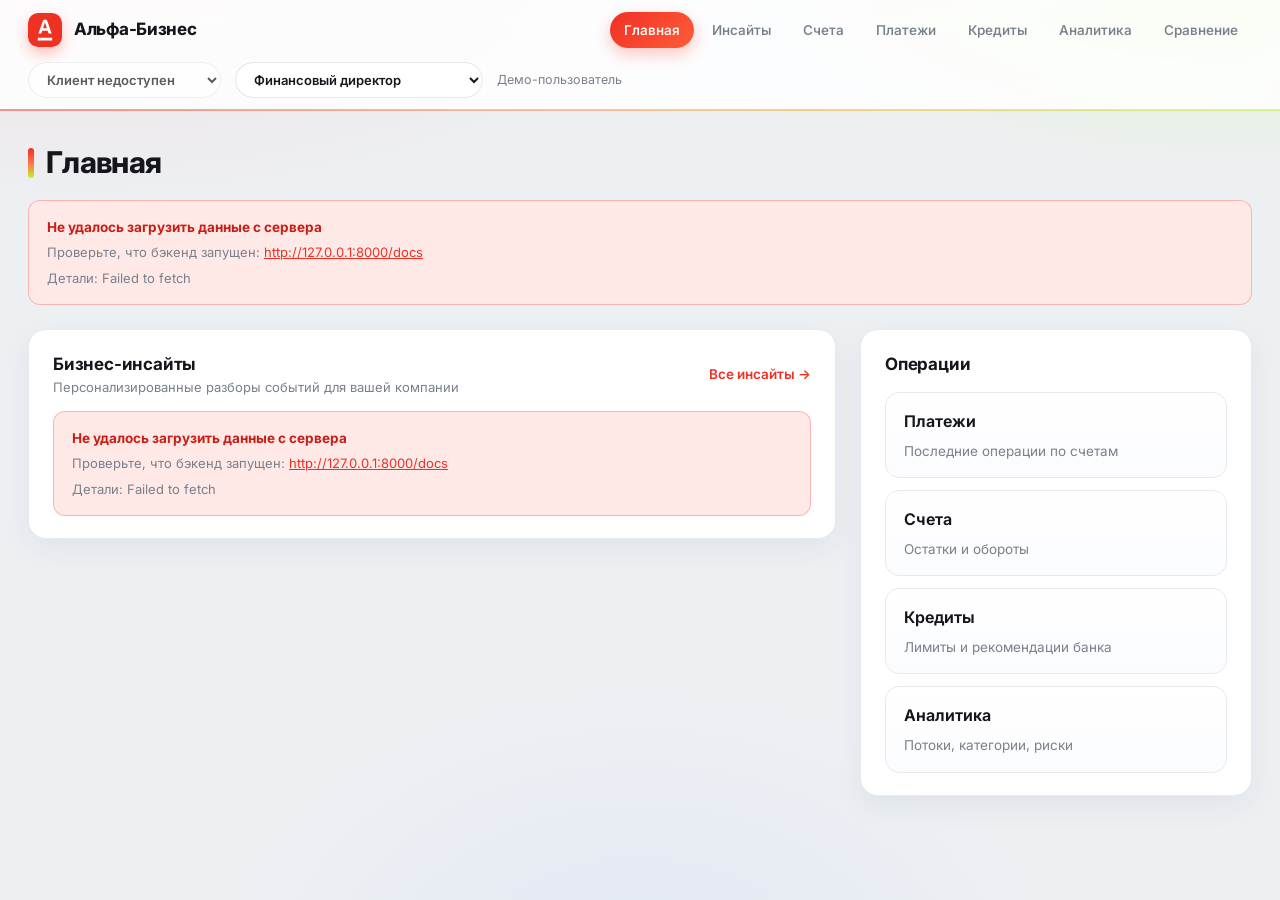
<file: frontend/index.html>
<!DOCTYPE html>
<html lang="ru">
<head>
  <meta charset="UTF-8">
  <meta name="viewport" content="width=device-width, initial-scale=1.0">
  <title>Альфа-Бизнес — Дашборд</title>
  <link rel="stylesheet" href="css/style.css">
</head>
<body>
  <header class="header">
    <div class="header-inner">
      <a class="logo" href="index.html">
        <span class="logo-mark"></span>
        <span>Альфа-Бизнес</span>
      </a>
      <nav>
        <ul class="nav">
          <li><a class="active" href="index.html">Главная</a></li>
          <li><a href="insights.html">Инсайты</a></li>
          <li><a href="accounts.html">Счета</a></li>
          <li><a href="payments.html">Платежи</a></li>
          <li><a href="credits.html">Кредиты</a></li>
          <li><a href="analytics.html">Аналитика</a></li>
          <li><a href="compare.html">Сравнение</a></li>
        </ul>
      </nav>
      <div class="header-side">
        <select id="company-select" title="Компания"></select>
        <span class="meta" id="user-name">Демо-пользователь</span>
      </div>
    </div>
  </header>

  <main class="container">
    <h1 class="page-title">Главная</h1>

    <section class="stat-grid" id="dashboard-stats">
      <!-- заполняется JS -->
    </section>

    <div class="grid" style="margin-top: 24px;">
      <div class="col-8">
        <div class="card">
          <div class="card-header">
            <div>
              <div class="card-title">Бизнес-инсайты</div>
              <div class="footer-note">Персонализированные разборы событий для вашей компании</div>
            </div>
            <a class="card-link" href="insights.html">Все инсайты →</a>
          </div>
          <div class="card-body" id="dashboard-previews">
            <!-- заполняется JS -->
          </div>
        </div>
      </div>
      <div class="col-4">
        <div class="card">
          <div class="card-header">
            <div class="card-title">Операции</div>
          </div>
          <div class="card-body">
            <a class="insight-preview" href="payments.html">
              <div class="preview-title">Платежи</div>
              <div class="preview-sub">Последние операции по счетам</div>
            </a>
            <a class="insight-preview" href="accounts.html">
              <div class="preview-title">Счета</div>
              <div class="preview-sub">Остатки и обороты</div>
            </a>
            <a class="insight-preview" href="credits.html">
              <div class="preview-title">Кредиты</div>
              <div class="preview-sub">Лимиты и рекомендации банка</div>
            </a>
            <a class="insight-preview" href="analytics.html">
              <div class="preview-title">Аналитика</div>
              <div class="preview-sub">Потоки, категории, риски</div>
            </a>
          </div>
        </div>
      </div>
    </div>
  </main>

  <script src="js/api.js"></script>
  <script src="js/dashboard.js"></script>
</body>
</html>
</file>
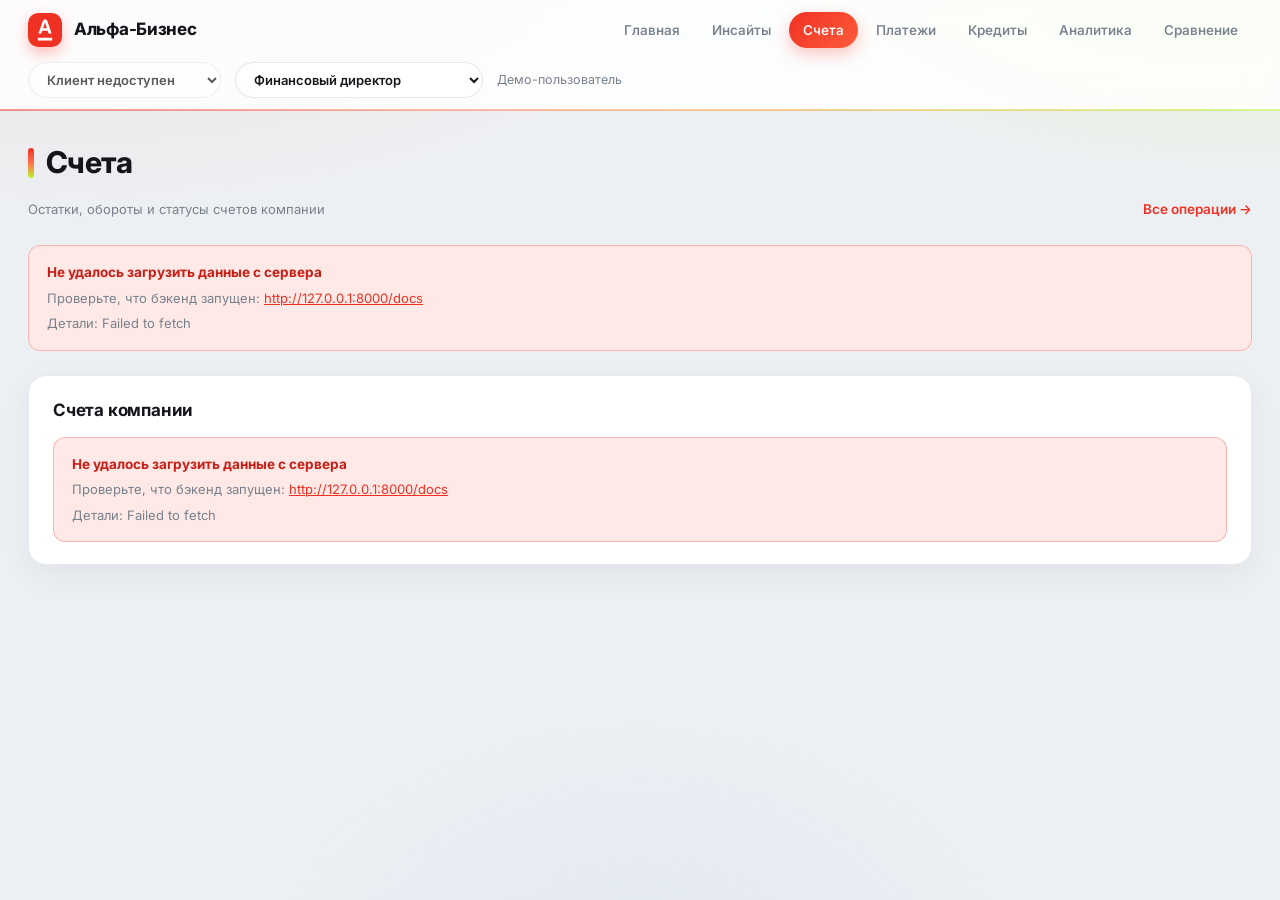
<file: frontend/accounts.html>
<!DOCTYPE html>
<html lang="ru">
<head>
  <meta charset="UTF-8">
  <meta name="viewport" content="width=device-width, initial-scale=1.0">
  <title>Альфа-Бизнес — Счета</title>
  <link rel="stylesheet" href="css/style.css">
</head>
<body>
  <header class="header">
    <div class="header-inner">
      <a class="logo" href="index.html">
        <span class="logo-mark"></span>
        <span>Альфа-Бизнес</span>
      </a>
      <nav>
        <ul class="nav">
          <li><a href="index.html">Главная</a></li>
          <li><a href="insights.html">Инсайты</a></li>
          <li><a class="active" href="accounts.html">Счета</a></li>
          <li><a href="payments.html">Платежи</a></li>
          <li><a href="credits.html">Кредиты</a></li>
          <li><a href="analytics.html">Аналитика</a></li>
          <li><a href="compare.html">Сравнение</a></li>
        </ul>
      </nav>
      <div class="header-side">
        <select id="company-select" title="Компания"></select>
        <span class="meta" id="user-name">Демо-пользователь</span>
      </div>
    </div>
  </header>

  <main class="container">
    <div class="toolbar">
      <div>
        <h1 class="page-title">Счета</h1>
        <div class="footer-note">Остатки, обороты и статусы счетов компании</div>
      </div>
      <a class="card-link" href="payments.html">Все операции →</a>
    </div>

    <section class="stat-grid" id="accounts-stats">
      <!-- заполняется JS -->
    </section>

    <div class="card" style="margin-top: 24px;">
      <div class="card-header">
        <div class="card-title">Счета компании</div>
      </div>
      <div class="card-body" id="accounts-list">
        <!-- заполняется JS -->
      </div>
    </div>
  </main>

  <script src="js/api.js"></script>
  <script src="js/accounts.js"></script>
</body>
</html>
</file>
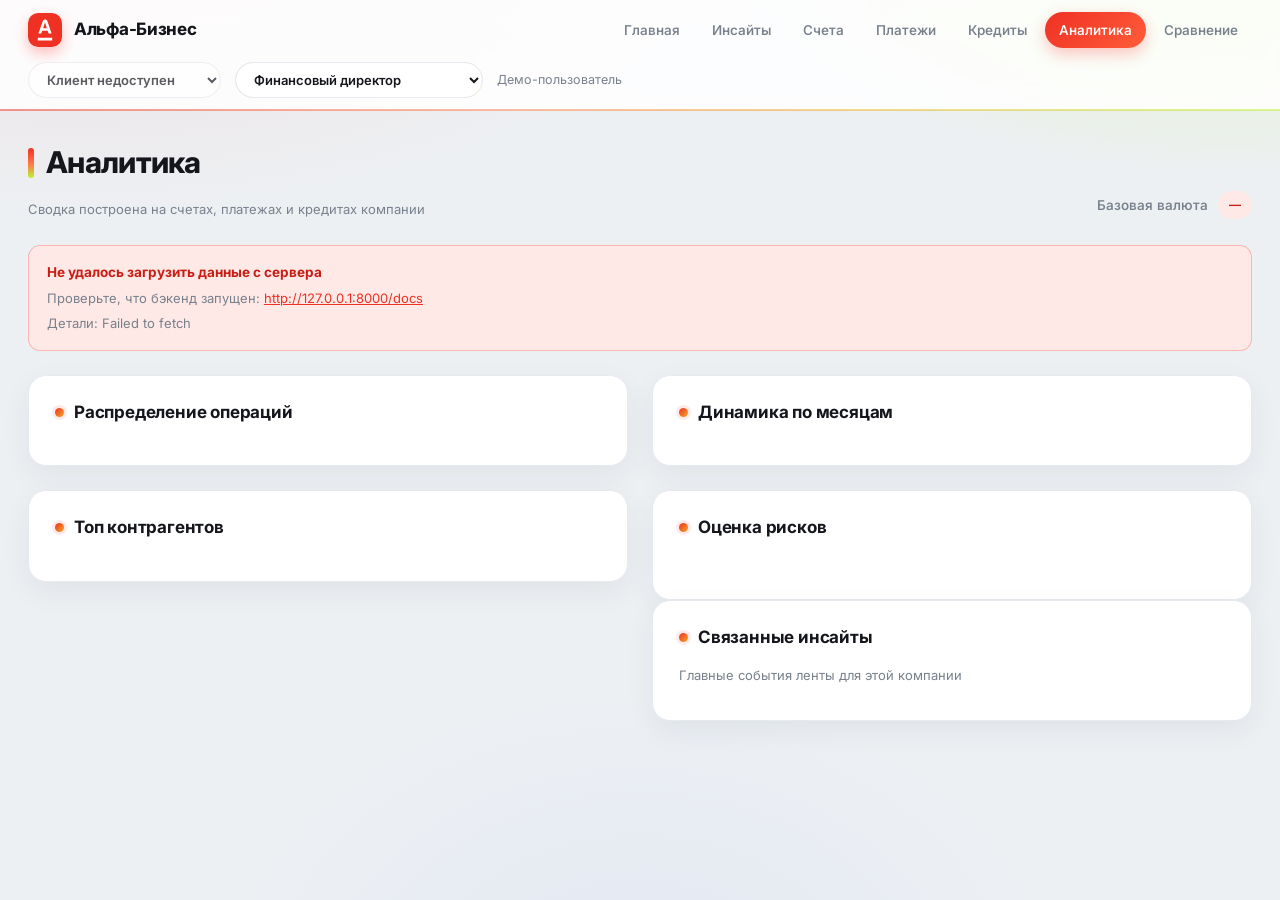
<file: frontend/analytics.html>
<!DOCTYPE html>
<html lang="ru">
<head>
  <meta charset="UTF-8">
  <meta name="viewport" content="width=device-width, initial-scale=1.0">
  <title>Альфа-Бизнес — Аналитика</title>
  <link rel="stylesheet" href="css/style.css">
</head>
<body>
  <header class="header">
    <div class="header-inner">
      <a class="logo" href="index.html">
        <span class="logo-mark"></span>
        <span>Альфа-Бизнес</span>
      </a>
      <nav>
        <ul class="nav">
          <li><a href="index.html">Главная</a></li>
          <li><a href="insights.html">Инсайты</a></li>
          <li><a href="accounts.html">Счета</a></li>
          <li><a href="payments.html">Платежи</a></li>
          <li><a href="credits.html">Кредиты</a></li>
          <li><a class="active" href="analytics.html">Аналитика</a></li>
          <li><a href="compare.html">Сравнение</a></li>
        </ul>
      </nav>
      <div class="header-side">
        <select id="company-select" title="Компания"></select>
        <span class="meta" id="user-name">Демо-пользователь</span>
      </div>
    </div>
  </header>

  <main class="container">
    <div class="toolbar">
      <div>
        <h1 class="page-title">Аналитика</h1>
        <div class="footer-note">Сводка построена на счетах, платежах и кредитах компании</div>
      </div>
      <div class="select">
        <span class="select-label">Базовая валюта</span>
        <span class="badge" id="base-currency">—</span>
      </div>
    </div>

    <section class="stat-grid" id="analytics-stats">
      <!-- заполняется JS -->
    </section>

    <div class="grid" style="margin-top: 24px;">
      <div class="col-6">
        <section class="section">
          <div class="section-header">
            <div class="section-title">Распределение операций</div>
          </div>
          <div class="block" id="category-chart"></div>
        </section>
      </div>
      <div class="col-6">
        <section class="section">
          <div class="section-header">
            <div class="section-title">Динамика по месяцам</div>
          </div>
          <div class="block" id="month-chart"></div>
        </section>
      </div>

      <div class="col-6">
        <section class="section">
          <div class="section-header">
            <div class="section-title">Топ контрагентов</div>
          </div>
          <div class="block" id="counterparty-chart"></div>
        </section>
      </div>
      <div class="col-6">
        <section class="section">
          <div class="section-header">
            <div class="section-title">Оценка рисков</div>
          </div>
          <div class="block">
            <div id="risk-badge" style="margin-bottom: 8px;"></div>
            <ul class="list" id="risk-notes"></ul>
          </div>
        </section>
        <section class="section">
          <div class="section-header">
            <div class="section-title">Связанные инсайты</div>
          </div>
          <div class="block">
            <div class="footer-note">Главные события ленты для этой компании</div>
            <ul class="list" id="linked-insights"></ul>
          </div>
        </section>
      </div>
    </div>
  </main>

  <script src="js/api.js"></script>
  <script src="js/analytics.js"></script>
</body>
</html>
</file>
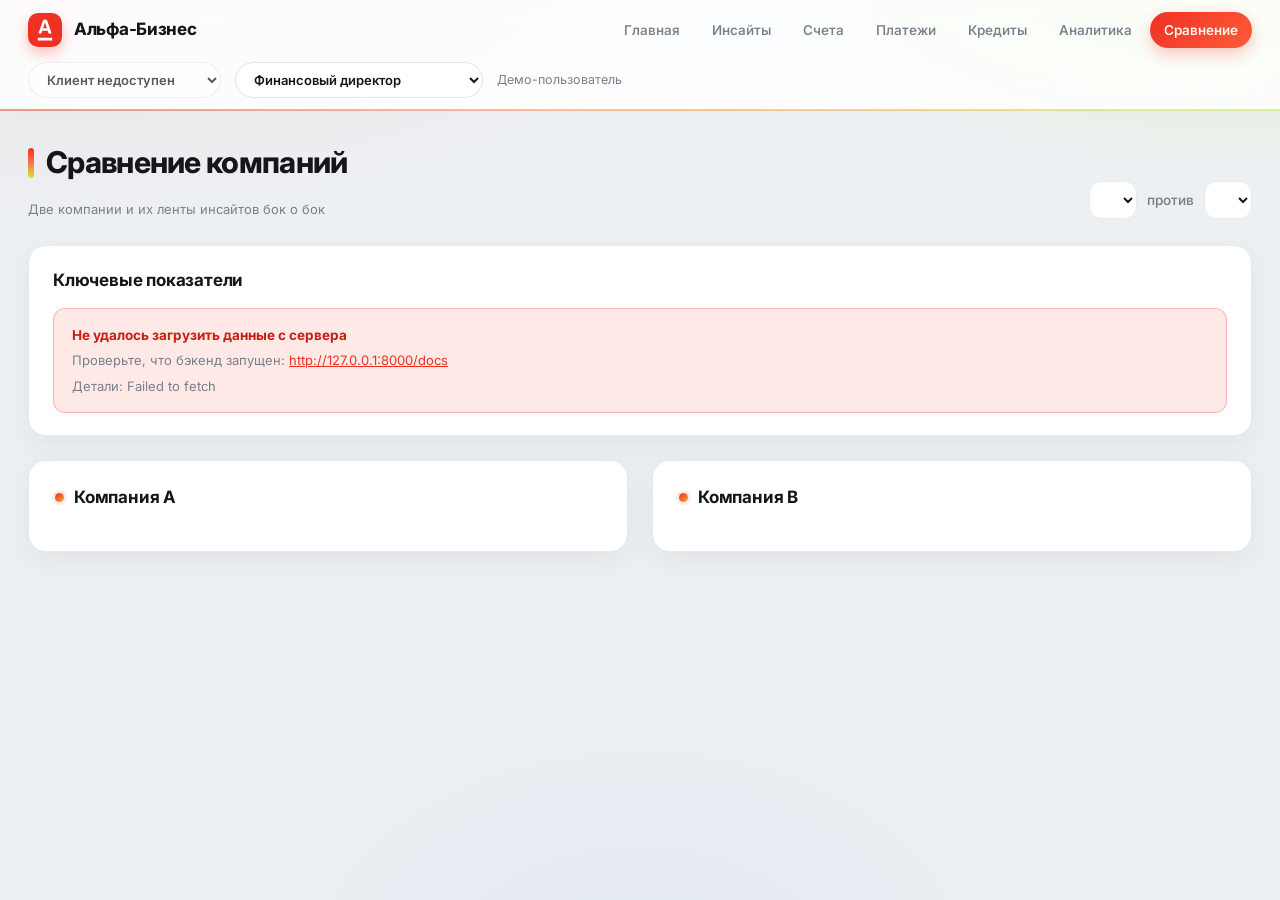
<file: frontend/compare.html>
<!DOCTYPE html>
<html lang="ru">
<head>
  <meta charset="UTF-8">
  <meta name="viewport" content="width=device-width, initial-scale=1.0">
  <title>Альфа-Бизнес — Сравнение компаний</title>
  <link rel="stylesheet" href="css/style.css">
</head>
<body>
  <header class="header">
    <div class="header-inner">
      <a class="logo" href="index.html">
        <span class="logo-mark"></span>
        <span>Альфа-Бизнес</span>
      </a>
      <nav>
        <ul class="nav">
          <li><a href="index.html">Главная</a></li>
          <li><a href="insights.html">Инсайты</a></li>
          <li><a href="accounts.html">Счета</a></li>
          <li><a href="payments.html">Платежи</a></li>
          <li><a href="credits.html">Кредиты</a></li>
          <li><a href="analytics.html">Аналитика</a></li>
          <li><a class="active" href="compare.html">Сравнение</a></li>
        </ul>
      </nav>
      <div class="header-side">
        <select id="company-select" title="Компания"></select>
        <span class="meta" id="user-name">Демо-пользователь</span>
      </div>
    </div>
  </header>

  <main class="container">
    <div class="toolbar">
      <div>
        <h1 class="page-title">Сравнение компаний</h1>
        <div class="footer-note">Две компании и их ленты инсайтов бок о бок</div>
      </div>
      <div class="filter-row">
        <select id="company-a"></select>
        <span class="select-label">против</span>
        <select id="company-b"></select>
      </div>
    </div>

    <div class="card" id="compare-summary" style="margin-bottom: 24px;">
      <div class="card-header">
        <div class="card-title">Ключевые показатели</div>
      </div>
      <div class="card-body" id="compare-metrics"></div>
    </div>

    <div class="grid">
      <div class="col-6">
        <section class="section">
          <div class="section-header">
            <div class="section-title" id="title-a">Компания A</div>
          </div>
          <div class="block" id="feed-a"></div>
        </section>
      </div>
      <div class="col-6">
        <section class="section">
          <div class="section-header">
            <div class="section-title" id="title-b">Компания B</div>
          </div>
          <div class="block" id="feed-b"></div>
        </section>
      </div>
    </div>
  </main>

  <script src="js/api.js"></script>
  <script src="js/compare.js"></script>
</body>
</html>
</file>
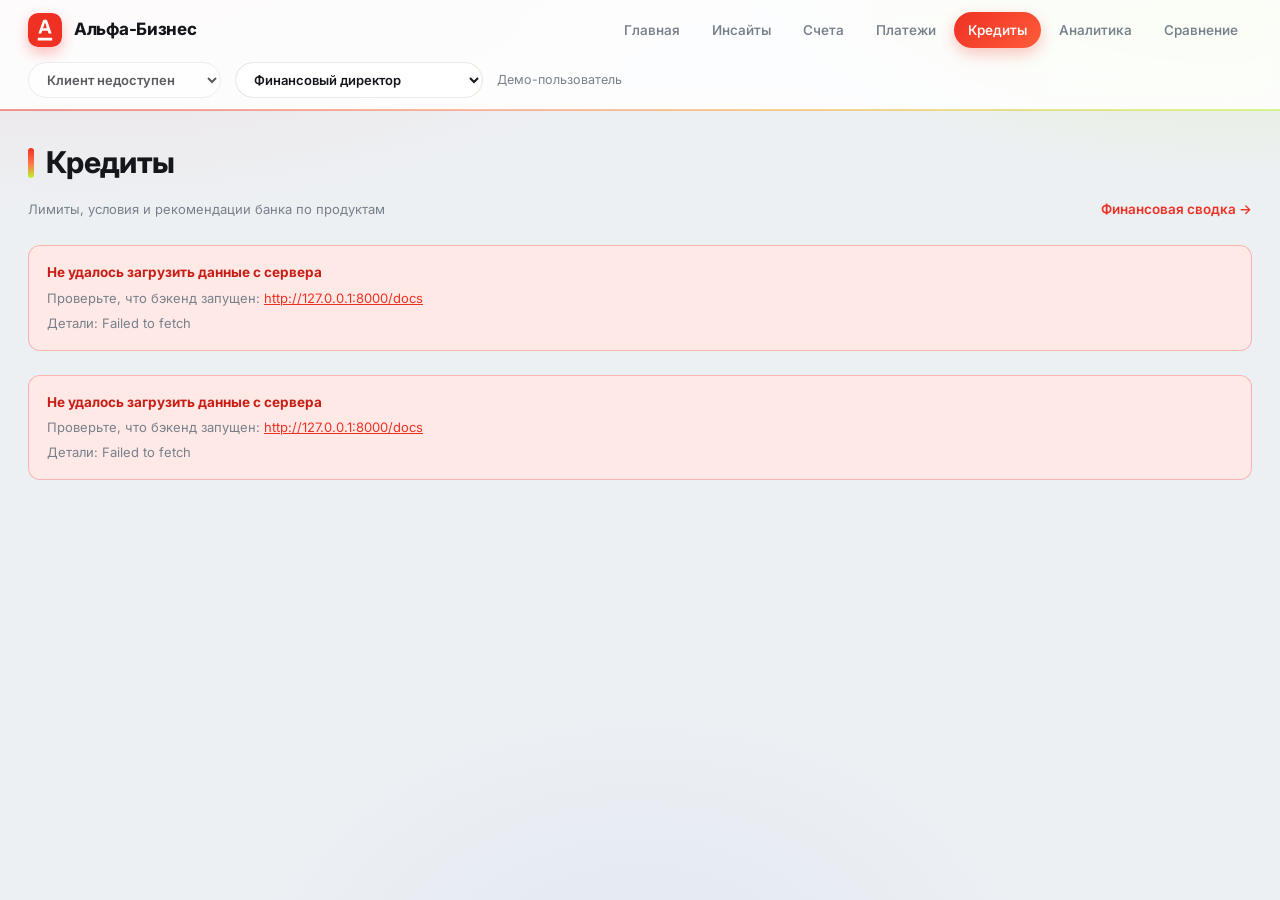
<file: frontend/credits.html>
<!DOCTYPE html>
<html lang="ru">
<head>
  <meta charset="UTF-8">
  <meta name="viewport" content="width=device-width, initial-scale=1.0">
  <title>Альфа-Бизнес — Кредиты</title>
  <link rel="stylesheet" href="css/style.css">
</head>
<body>
  <header class="header">
    <div class="header-inner">
      <a class="logo" href="index.html">
        <span class="logo-mark"></span>
        <span>Альфа-Бизнес</span>
      </a>
      <nav>
        <ul class="nav">
          <li><a href="index.html">Главная</a></li>
          <li><a href="insights.html">Инсайты</a></li>
          <li><a href="accounts.html">Счета</a></li>
          <li><a href="payments.html">Платежи</a></li>
          <li><a class="active" href="credits.html">Кредиты</a></li>
          <li><a href="analytics.html">Аналитика</a></li>
          <li><a href="compare.html">Сравнение</a></li>
        </ul>
      </nav>
      <div class="header-side">
        <select id="company-select" title="Компания"></select>
        <span class="meta" id="user-name">Демо-пользователь</span>
      </div>
    </div>
  </header>

  <main class="container">
    <div class="toolbar">
      <div>
        <h1 class="page-title">Кредиты</h1>
        <div class="footer-note">Лимиты, условия и рекомендации банка по продуктам</div>
      </div>
      <a class="card-link" href="analytics.html">Финансовая сводка →</a>
    </div>

    <section class="stat-grid" id="credits-stats">
      <!-- заполняется JS -->
    </section>

    <div class="credit-list" id="credits-list" style="margin-top: 24px;">
      <!-- заполняется JS -->
    </div>
  </main>

  <script src="js/api.js"></script>
  <script src="js/credits.js"></script>
</body>
</html>
</file>
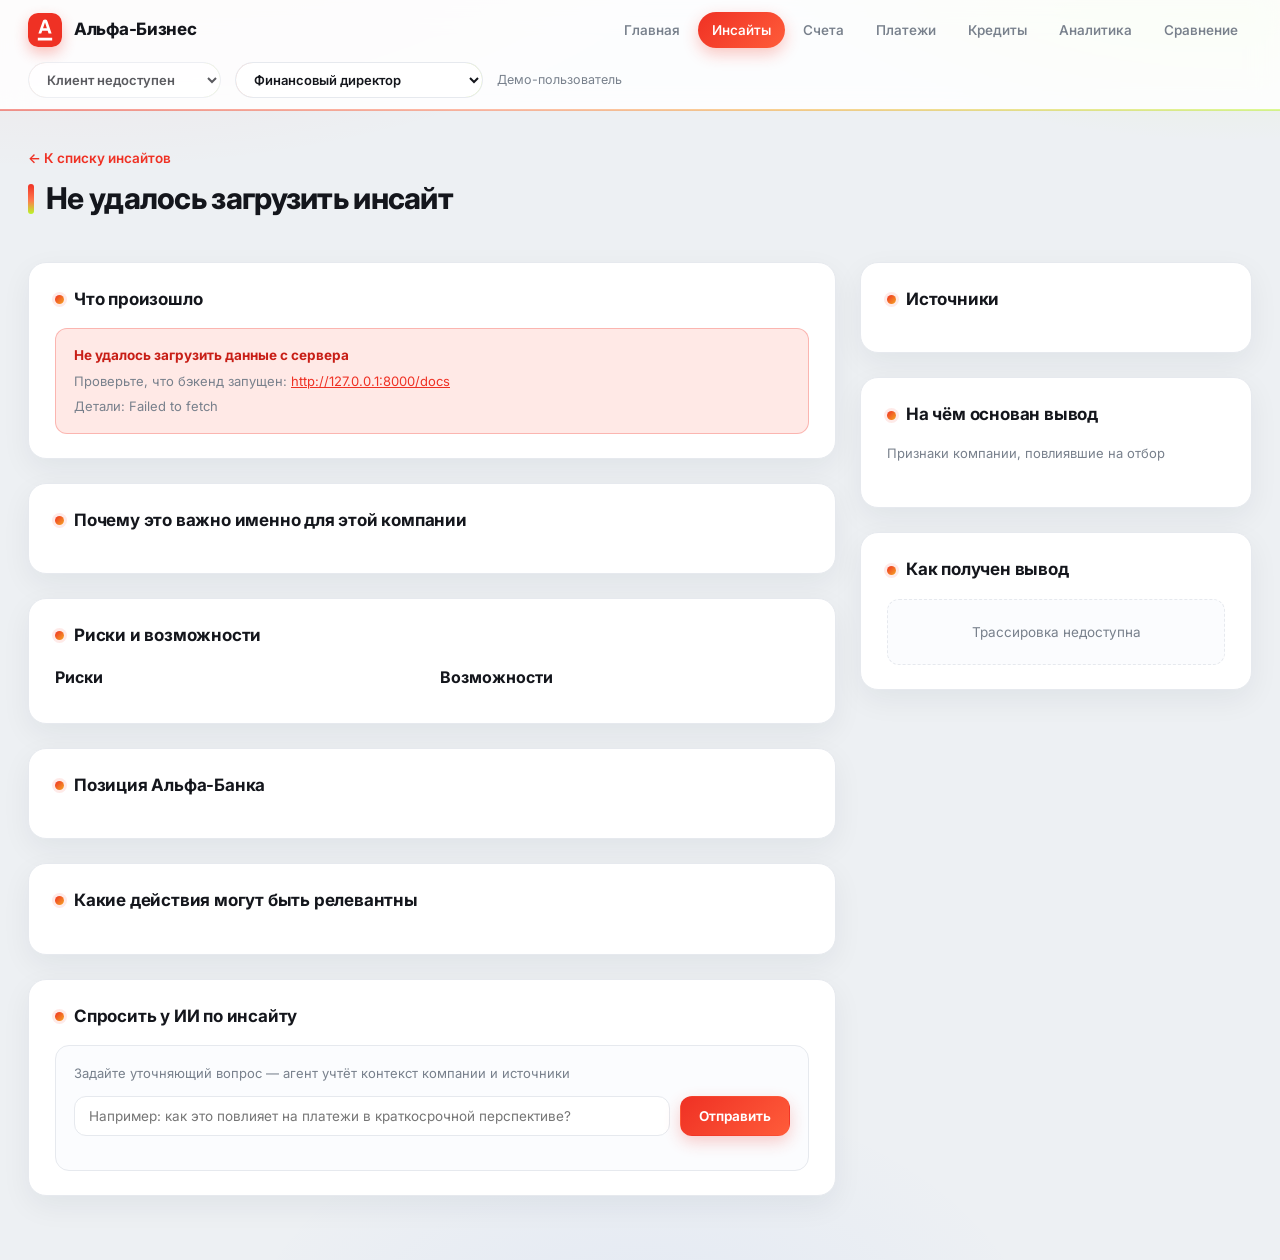
<file: frontend/insight.html>
<!DOCTYPE html>
<html lang="ru">
<head>
  <meta charset="UTF-8">
  <meta name="viewport" content="width=device-width, initial-scale=1.0">
  <title>Альфа-Бизнес — Бизнес-инсайт</title>
  <link rel="stylesheet" href="css/style.css">
</head>
<body>
  <header class="header">
    <div class="header-inner">
      <a class="logo" href="index.html">
        <span class="logo-mark"></span>
        <span>Альфа-Бизнес</span>
      </a>
      <nav>
        <ul class="nav">
          <li><a href="index.html">Главная</a></li>
          <li><a class="active" href="insights.html">Инсайты</a></li>
          <li><a href="accounts.html">Счета</a></li>
          <li><a href="payments.html">Платежи</a></li>
          <li><a href="credits.html">Кредиты</a></li>
          <li><a href="analytics.html">Аналитика</a></li>
          <li><a href="compare.html">Сравнение</a></li>
        </ul>
      </nav>
      <div class="header-side">
        <select id="company-select" title="Компания"></select>
        <span class="meta" id="user-name">Демо-пользователь</span>
      </div>
    </div>
  </header>

  <main class="container">
    <div class="toolbar">
      <div>
        <a class="card-link" href="insights.html">← К списку инсайтов</a>
        <h1 class="page-title" style="margin-top: 12px;" id="insight-title">Загрузка...</h1>
        <div class="meta">
          <span id="insight-date"></span>
          <span id="insight-relevance"></span>
        </div>
      </div>
    </div>

    <div class="grid">
      <div class="col-8" style="display: flex; flex-direction: column; gap: 24px;">
        <section class="section">
          <div class="section-header">
            <div class="section-title">Что произошло</div>
          </div>
          <div class="block">
            <ul class="list" id="event-list"></ul>
          </div>
        </section>

        <section class="section">
          <div class="section-header">
            <div class="section-title">Почему это важно именно для этой компании</div>
          </div>
          <div class="block">
            <ul class="list" id="why-list"></ul>
          </div>
        </section>

        <section class="section">
          <div class="section-header">
            <div class="section-title">Риски и возможности</div>
          </div>
          <div class="grid" style="gap: 16px;">
            <div class="col-6" style="grid-column: 1 / span 6;">
              <div class="block">
                <div class="block-title">Риски</div>
                <ul class="list" id="risks-list"></ul>
              </div>
            </div>
            <div class="col-6" style="grid-column: 7 / span 6;">
              <div class="block">
                <div class="block-title">Возможности</div>
                <ul class="list" id="opp-list"></ul>
              </div>
            </div>
          </div>
        </section>

        <section class="section">
          <div class="section-header">
            <div class="section-title">Позиция Альфа-Банка</div>
          </div>
          <div class="block">
            <ul class="list" id="bank-list"></ul>
          </div>
        </section>

        <section class="section">
          <div class="section-header">
            <div class="section-title">Какие действия могут быть релевантны</div>
          </div>
          <div class="block">
            <ul class="list" id="actions-list"></ul>
          </div>
        </section>

        <section class="section">
          <div class="section-header">
            <div class="section-title">Спросить у ИИ по инсайту</div>
          </div>
          <div class="question-box">
            <div class="footer-note">Задайте уточняющий вопрос — агент учтёт контекст компании и источники</div>
            <div class="question-input">
              <input type="text" id="question-input" placeholder="Например: как это повлияет на платежи в краткосрочной перспективе?">
              <button class="btn" id="question-send">Отправить</button>
            </div>
            <div id="chat-answer" class="chat-answer"></div>
          </div>
        </section>
      </div>
      <div class="col-4" style="display: flex; flex-direction: column; gap: 24px;">
        <section class="section">
          <div class="section-header">
            <div class="section-title">Источники</div>
          </div>
          <div class="source-list" id="sources-list"></div>
        </section>
        <section class="section">
          <div class="section-header">
            <div class="section-title">На чём основан вывод</div>
          </div>
          <div class="block">
            <div class="footer-note">Признаки компании, повлиявшие на отбор</div>
            <ul class="list" id="features-list"></ul>
            <div class="footer-note" id="uncertainty"></div>
          </div>
        </section>
        <section class="section">
          <div class="section-header">
            <div class="section-title">Как получен вывод</div>
          </div>
          <div class="block">
            <ul class="list" id="trace-list"></ul>
          </div>
        </section>
      </div>
    </div>
  </main>

  <script src="js/api.js"></script>
  <script src="js/insight.js"></script>
</body>
</html>
</file>
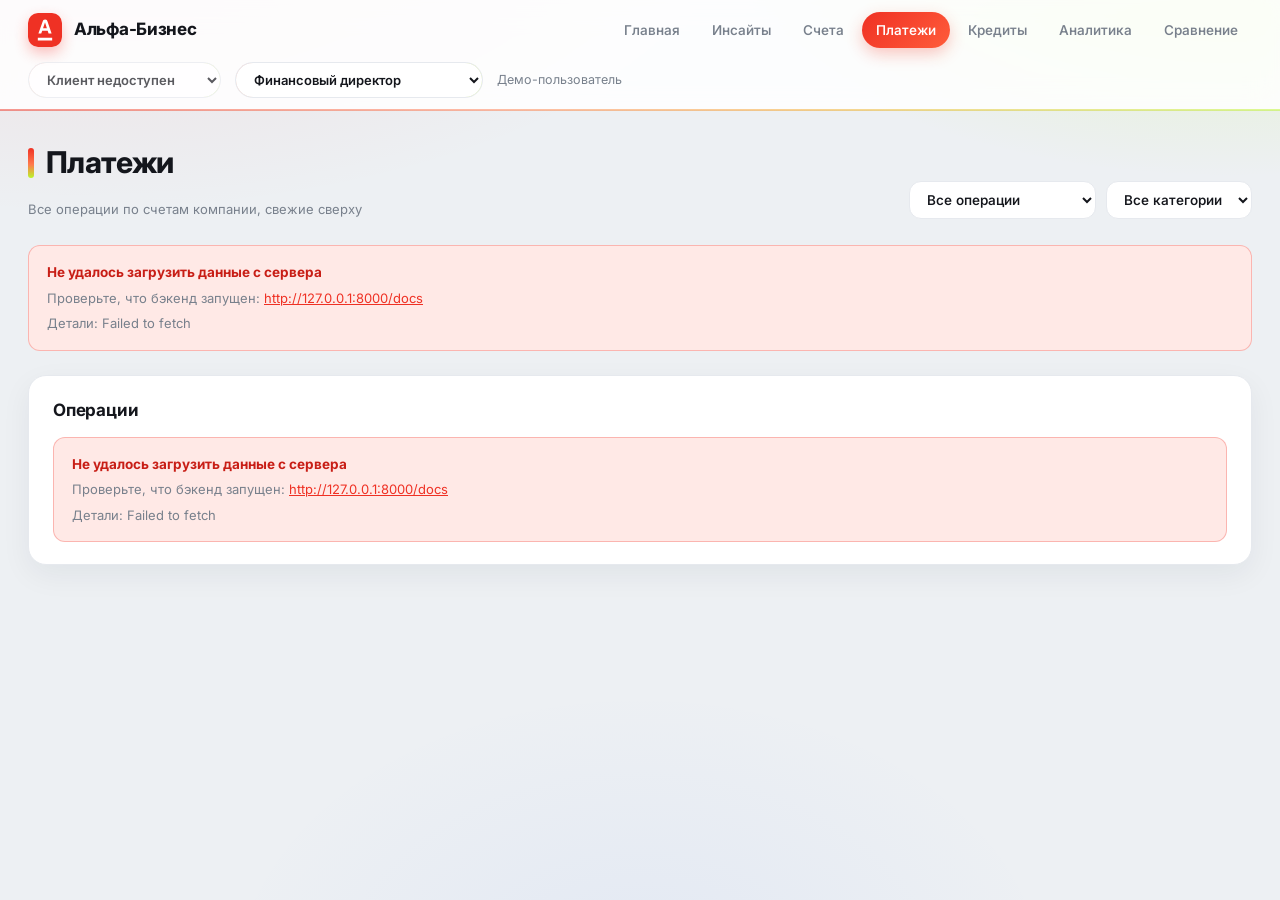
<file: frontend/payments.html>
<!DOCTYPE html>
<html lang="ru">
<head>
  <meta charset="UTF-8">
  <meta name="viewport" content="width=device-width, initial-scale=1.0">
  <title>Альфа-Бизнес — Платежи</title>
  <link rel="stylesheet" href="css/style.css">
</head>
<body>
  <header class="header">
    <div class="header-inner">
      <a class="logo" href="index.html">
        <span class="logo-mark"></span>
        <span>Альфа-Бизнес</span>
      </a>
      <nav>
        <ul class="nav">
          <li><a href="index.html">Главная</a></li>
          <li><a href="insights.html">Инсайты</a></li>
          <li><a href="accounts.html">Счета</a></li>
          <li><a class="active" href="payments.html">Платежи</a></li>
          <li><a href="credits.html">Кредиты</a></li>
          <li><a href="analytics.html">Аналитика</a></li>
          <li><a href="compare.html">Сравнение</a></li>
        </ul>
      </nav>
      <div class="header-side">
        <select id="company-select" title="Компания"></select>
        <span class="meta" id="user-name">Демо-пользователь</span>
      </div>
    </div>
  </header>

  <main class="container">
    <div class="toolbar">
      <div>
        <h1 class="page-title">Платежи</h1>
        <div class="footer-note">Все операции по счетам компании, свежие сверху</div>
      </div>
      <div class="filter-row">
        <select id="direction-filter">
          <option value="all">Все операции</option>
          <option value="incoming">Только поступления</option>
          <option value="outgoing">Только списания</option>
        </select>
        <select id="category-filter">
          <option value="all">Все категории</option>
        </select>
      </div>
    </div>

    <section class="stat-grid" id="payments-stats">
      <!-- заполняется JS -->
    </section>

    <div class="card" style="margin-top: 24px;">
      <div class="card-header">
        <div class="card-title">Операции <span class="footer-note" id="payments-count"></span></div>
      </div>
      <div class="card-body" id="payments-list">
        <!-- заполняется JS -->
      </div>
    </div>
  </main>

  <script src="js/api.js"></script>
  <script src="js/payments.js"></script>
</body>
</html>
</file>
<file: frontend/css/style.css>
@import url('https://fonts.googleapis.com/css2?family=Inter:wght@400;500;600;700;800&display=swap');

/* ================================================================== */
/*  Альфа-Бизнес — единая тема                                         */
/*  Палитра и геометрия повторяют макет из папки «дизайн из гугла»:    */
/*  Inter, красный Alfa, лаймовый акцент, радиусы 16-20px.             */
/* ================================================================== */

:root {
  --red: #ef3124;
  --red-hover: #d42b20;
  --red-dark: #c81e16;
  --red-soft: #ffe9e6;
  --lime: #b9f629;
  --lime-dark: #6f9f00;
  --lime-soft: #f3ffd9;
  --blue: #2f6bff;
  --blue-soft: #e9efff;
  --violet: #6c5ce7;
  --violet-soft: #eeebff;
  --teal: #00b8a9;
  --teal-soft: #e2fbf8;
  --amber: #f5a524;
  --amber-soft: #fff4e2;

  --bg: #edf0f3;
  --card: #ffffff;
  --text: #14161c;
  --text-secondary: #78808c;
  --border: #e6e9ee;
  --shadow: 0 10px 30px rgba(20, 30, 45, 0.06);
  --shadow-hover: 0 16px 38px rgba(20, 30, 45, 0.1);
  --radius: 18px;
  --green: #1f9d55;
}

* {
  margin: 0;
  padding: 0;
  box-sizing: border-box;
  font-family: 'Inter', -apple-system, BlinkMacSystemFont, 'Segoe UI', Roboto, Helvetica, Arial, sans-serif;
}

html {
  scroll-behavior: smooth;
}

body {
  min-height: 100vh;
  background:
    radial-gradient(1100px 520px at 6% -12%, rgba(239, 49, 36, 0.1), transparent 62%),
    radial-gradient(900px 460px at 96% -10%, rgba(185, 246, 41, 0.26), transparent 58%),
    radial-gradient(700px 500px at 50% 110%, rgba(47, 107, 255, 0.06), transparent 60%),
    var(--bg);
  color: var(--text);
  line-height: 1.5;
  -webkit-font-smoothing: antialiased;
}

::selection {
  background: rgba(239, 49, 36, 0.16);
}

/* ------------------------------------------------------------- шапка --- */

.header {
  background: rgba(255, 255, 255, 0.86);
  backdrop-filter: saturate(180%) blur(14px);
  border-bottom: 1px solid rgba(20, 30, 45, 0.07);
  position: sticky;
  top: 0;
  z-index: 10;
}

.header::after {
  content: "";
  position: absolute;
  left: 0;
  right: 0;
  bottom: -1px;
  height: 2px;
  background: linear-gradient(90deg, var(--red), #ff7a4d 38%, var(--amber) 62%, var(--lime) 100%);
  opacity: 0.5;
}

.header-inner {
  max-width: 1280px;
  margin: 0 auto;
  display: flex;
  align-items: center;
  justify-content: space-between;
  flex-wrap: wrap;
  gap: 14px;
  padding: 12px 28px;
}

.logo {
  display: flex;
  align-items: center;
  gap: 12px;
  text-decoration: none;
  color: var(--text);
  font-weight: 750;
  font-size: 17px;
  letter-spacing: -0.3px;
  white-space: nowrap;
}

.logo-mark {
  width: 34px;
  height: 34px;
  flex: none;
  border-radius: 10px;
  background: url('../assets/alfa-logo.svg') no-repeat center / contain;
  box-shadow: 0 6px 14px rgba(239, 49, 36, 0.3);
  transition: transform 0.18s ease;
}

.logo:hover .logo-mark {
  transform: translateY(-1px);
}

.nav {
  display: flex;
  flex-wrap: wrap;
  gap: 4px;
  list-style: none;
}

.nav a {
  display: inline-flex;
  align-items: center;
  padding: 8px 14px;
  border-radius: 999px;
  text-decoration: none;
  color: var(--text-secondary);
  font-size: 13.5px;
  font-weight: 550;
  transition: background 0.15s ease, color 0.15s ease;
}

.nav a:hover {
  background: rgba(20, 30, 45, 0.05);
  color: var(--text);
}

.nav a.active {
  background: linear-gradient(135deg, var(--red), #ff5c3a);
  color: #fff;
  box-shadow: 0 6px 16px rgba(239, 49, 36, 0.28);
}

.header-side {
  display: flex;
  align-items: center;
  gap: 14px;
}

.header-side select {
  padding: 8px 29px 8px 14px;
  font-size: 13px;
  font-weight: 600;
  border-radius: 999px;
  border: 1px solid var(--border);
  background:
    linear-gradient(#fff, #fff) padding-box,
    linear-gradient(135deg, rgba(239, 49, 36, 0.25), rgba(185, 246, 41, 0.4)) border-box;
  max-width: 280px;
}

.header-side .meta {
  font-size: 12.5px;
}

/* ----------------------------------------------------------- контент --- */

.container {
  max-width: 1280px;
  margin: 0 auto;
  padding: 34px 28px 64px;
}

.page-title {
  display: flex;
  align-items: center;
  gap: 12px;
  font-size: 30px;
  line-height: 1.15;
  font-weight: 750;
  letter-spacing: -0.7px;
  margin-bottom: 20px;
}

.page-title::before {
  content: "";
  flex: none;
  width: 6px;
  height: 30px;
  border-radius: 6px;
  background: linear-gradient(180deg, var(--red), #ff7a4d 55%, var(--lime));
}

.toolbar {
  display: flex;
  align-items: flex-end;
  justify-content: space-between;
  gap: 20px;
  flex-wrap: wrap;
  margin-bottom: 26px;
}

.toolbar .footer-note {
  margin-top: 6px;
  max-width: 640px;
}

.grid {
  display: grid;
  grid-template-columns: repeat(12, 1fr);
  gap: 24px;
}

.col-8 {
  grid-column: 1 / span 8;
}

.col-4 {
  grid-column: 9 / span 4;
}

.col-6 {
  grid-column: span 6;
}

/* ------------------------------------------------------------- карточки --- */

.card {
  background: var(--card);
  border: 1px solid var(--border);
  border-radius: var(--radius);
  box-shadow: var(--shadow);
  overflow: hidden;
}

.card-header {
  display: flex;
  align-items: center;
  justify-content: space-between;
  gap: 16px;
  padding: 22px 24px 10px;
}

.card-title {
  font-size: 17px;
  font-weight: 700;
  letter-spacing: -0.2px;
}

.card-link {
  text-decoration: none;
  color: var(--red);
  font-size: 13.5px;
  font-weight: 600;
  white-space: nowrap;
}

.card-link:hover {
  color: var(--red-hover);
  text-decoration: underline;
  text-underline-offset: 3px;
}

.card-body {
  display: flex;
  flex-direction: column;
  gap: 12px;
  padding: 4px 24px 22px;
  overflow-x: auto;
}

/* ----------------------------------------------------------- показатели --- */

.stat-grid {
  display: grid;
  grid-template-columns: repeat(auto-fit, minmax(200px, 1fr));
  gap: 16px;
}

.stat-card {
  --accent: var(--red);
  --accent-soft: var(--red-soft);
  position: relative;
  display: flex;
  flex-direction: column;
  gap: 4px;
  padding: 20px 22px;
  background: var(--card);
  border: 1px solid var(--border);
  border-radius: 16px;
  box-shadow: var(--shadow);
  overflow: hidden;
  transition: transform 0.18s ease, box-shadow 0.18s ease;
}

.stat-card::before {
  content: "";
  position: absolute;
  right: -34px;
  top: -44px;
  width: 132px;
  height: 132px;
  border-radius: 50%;
  background: var(--accent-soft);
  opacity: 0.95;
}

.stat-card::after {
  content: "";
  position: absolute;
  left: 0;
  top: 20px;
  bottom: 20px;
  width: 4px;
  border-radius: 0 4px 4px 0;
  background: var(--accent);
}

.stat-card:hover {
  transform: translateY(-2px);
  box-shadow: var(--shadow-hover);
}

.stat-grid .stat-card:nth-child(6n + 2) {
  --accent: var(--lime);
  --accent-soft: var(--lime-soft);
}

.stat-grid .stat-card:nth-child(6n + 3) {
  --accent: var(--blue);
  --accent-soft: var(--blue-soft);
}

.stat-grid .stat-card:nth-child(6n + 4) {
  --accent: var(--violet);
  --accent-soft: var(--violet-soft);
}

.stat-grid .stat-card:nth-child(6n + 5) {
  --accent: var(--amber);
  --accent-soft: var(--amber-soft);
}

.stat-grid .stat-card:nth-child(6n + 6) {
  --accent: var(--teal);
  --accent-soft: var(--teal-soft);
}

.stat-card.stat-ok {
  --accent: var(--green);
  --accent-soft: #e5f7ec;
}

.stat-card.stat-bad {
  --accent: var(--red);
  --accent-soft: var(--red-soft);
}

.stat-label,
.stat-value,
.stat-hint {
  position: relative;
  z-index: 1;
}

.stat-label {
  color: var(--text-secondary);
  font-size: 11.5px;
  font-weight: 600;
  letter-spacing: 0.04em;
  text-transform: uppercase;
}

.stat-value {
  font-size: 24px;
  font-weight: 750;
  letter-spacing: -0.6px;
  word-break: break-word;
}

.stat-hint {
  color: var(--text-secondary);
  font-size: 12.5px;
}

/* ------------------------------------------------------------- инсайты --- */

.insight-list {
  display: flex;
  flex-direction: column;
  gap: 14px;
}

.insight-card {
  --accent: var(--red);
  position: relative;
  display: flex;
  flex-direction: column;
  gap: 12px;
  padding: 24px 26px;
  background: linear-gradient(180deg, #ffffff, #fbfcfe);
  border: 1px solid var(--border);
  border-radius: var(--radius);
  box-shadow: var(--shadow);
  text-decoration: none;
  color: inherit;
  overflow: hidden;
  transition: transform 0.18s ease, box-shadow 0.18s ease, border-color 0.18s ease;
}

.insight-card::before {
  content: "";
  position: absolute;
  left: 0;
  top: 0;
  bottom: 0;
  width: 5px;
  background: var(--accent);
}

.insight-card:nth-child(4n + 2) {
  --accent: var(--lime);
}

.insight-card:nth-child(4n + 3) {
  --accent: var(--blue);
}

.insight-card:nth-child(4n + 4) {
  --accent: var(--violet);
}

.insight-card:hover {
  transform: translateY(-3px);
  border-color: rgba(239, 49, 36, 0.28);
  box-shadow: var(--shadow-hover);
}

.insight-card-header {
  display: flex;
  align-items: flex-start;
  justify-content: space-between;
  gap: 16px;
}

.insight-card-title {
  font-size: 18px;
  font-weight: 700;
  letter-spacing: -0.3px;
}

.insight-preview {
  display: flex;
  flex-direction: column;
  gap: 8px;
  padding: 16px 18px;
  border: 1px solid var(--border);
  border-radius: 14px;
  background: linear-gradient(180deg, #ffffff, #fbfcfe);
  text-decoration: none;
  color: inherit;
  transition: transform 0.18s ease, border-color 0.18s ease, box-shadow 0.18s ease;
}

.insight-preview:hover {
  transform: translateY(-2px);
  border-color: rgba(239, 49, 36, 0.3);
  box-shadow: var(--shadow);
}

.preview-top {
  display: flex;
  align-items: center;
  justify-content: space-between;
  gap: 10px;
}

.preview-title {
  font-weight: 650;
}

.preview-sub {
  color: var(--text-secondary);
  font-size: 13.5px;
}

.badge {
  display: inline-flex;
  align-items: center;
  gap: 6px;
  padding: 5px 11px;
  border-radius: 999px;
  font-size: 12px;
  font-weight: 650;
  background: var(--red-soft);
  color: var(--red-dark);
  white-space: nowrap;
}

.badge.opp {
  background: var(--lime-soft);
  color: #4c7200;
}

.badge.neutral {
  background: #eef0f4;
  color: #667080;
}

.meta {
  display: flex;
  align-items: center;
  gap: 12px;
  color: var(--text-secondary);
  font-size: 13.5px;
}

/* ------------------------------------------------------------- секции --- */

.section {
  display: flex;
  flex-direction: column;
  gap: 16px;
  padding: 24px 26px;
  background: var(--card);
  border: 1px solid var(--border);
  border-radius: var(--radius);
  box-shadow: var(--shadow);
}

.section-header {
  display: flex;
  align-items: center;
  justify-content: space-between;
  gap: 16px;
}

.section-title {
  display: flex;
  align-items: center;
  gap: 10px;
  font-size: 17px;
  font-weight: 700;
  letter-spacing: -0.2px;
}

.section-title::before {
  content: "";
  flex: none;
  width: 9px;
  height: 9px;
  border-radius: 50%;
  background: linear-gradient(135deg, var(--red), var(--amber));
  box-shadow: 0 0 0 3px rgba(239, 49, 36, 0.1);
}

.block {
  display: flex;
  flex-direction: column;
  gap: 10px;
}

.block-title {
  font-weight: 700;
}

.list {
  display: flex;
  flex-direction: column;
  gap: 10px;
  list-style: none;
}

.list-item {
  display: flex;
  flex-direction: column;
  gap: 6px;
  padding: 14px 16px;
  border: 1px solid var(--border);
  border-radius: 12px;
  background: #fcfdfe;
  transition: border-color 0.15s ease, background 0.15s ease;
}

.list-item:hover {
  border-color: rgba(239, 49, 36, 0.22);
  background: #fff;
}

.list-item-top {
  display: flex;
  align-items: center;
  justify-content: space-between;
  gap: 12px;
}

.tag {
  display: inline-block;
  padding: 3px 9px;
  border-radius: 999px;
  font-size: 11.5px;
  font-weight: 600;
  color: #5b6270;
  background: #eef0f4;
}

.source-list {
  display: flex;
  flex-direction: column;
  gap: 8px;
}

.source-link {
  color: var(--red);
  text-decoration: none;
  font-size: 13.5px;
  font-weight: 600;
}

.source-link:hover {
  text-decoration: underline;
  text-underline-offset: 3px;
}

/* ------------------------------------------------------------- кнопки --- */

.btn {
  display: inline-flex;
  align-items: center;
  gap: 8px;
  padding: 10px 18px;
  border-radius: 12px;
  border: 1px solid transparent;
  background: linear-gradient(135deg, var(--red), #ff5c3a);
  color: #fff;
  text-decoration: none;
  font-size: 13.5px;
  font-weight: 650;
  box-shadow: 0 6px 16px rgba(239, 49, 36, 0.24);
  transition: transform 0.16s ease, box-shadow 0.16s ease, background 0.16s ease;
}

.btn:hover {
  transform: translateY(-1px);
  box-shadow: 0 10px 22px rgba(239, 49, 36, 0.32);
}

.btn-ghost {
  background: #fff;
  color: var(--text);
  border-color: var(--border);
  box-shadow: none;
}

.btn-ghost:hover {
  border-color: rgba(239, 49, 36, 0.35);
  box-shadow: var(--shadow);
}

.btn-sm {
  padding: 6px 14px;
  font-size: 12.5px;
}

/* ------------------------------------------------------------ элементы --- */

select {
  border: 1px solid var(--border);
  border-radius: 12px;
  padding: 9px 13px;
  font-size: 13.5px;
  font-weight: 550;
  color: var(--text);
  background: var(--card);
  cursor: pointer;
  transition: border-color 0.15s ease, box-shadow 0.15s ease;
}

select:hover {
  border-color: #d3d8e0;
}

select:focus {
  outline: none;
  border-color: rgba(239, 49, 36, 0.55);
  box-shadow: 0 0 0 3px rgba(239, 49, 36, 0.12);
}

.select {
  display: flex;
  align-items: center;
  gap: 10px;
}

.select-label {
  color: var(--text-secondary);
  font-size: 13.5px;
  font-weight: 550;
}

.filter-row {
  display: flex;
  align-items: center;
  gap: 10px;
  flex-wrap: wrap;
}

.filter-row select {
  border: 1px solid var(--border);
  border-radius: 12px;
  padding: 9px 13px;
  font-size: 13.5px;
  background: var(--card);
}

.footer-note {
  color: var(--text-secondary);
  font-size: 13px;
}

/* ------------------------------------------------------------- таблицы --- */

.table {
  width: 100%;
  border-collapse: separate;
  border-spacing: 0;
  font-size: 13.5px;
}

.table th,
.table td {
  padding: 12px 14px;
  text-align: left;
  border-bottom: 1px solid var(--border);
  vertical-align: middle;
}

.table th {
  color: var(--text-secondary);
  font-weight: 650;
  font-size: 11px;
  letter-spacing: 0.05em;
  text-transform: uppercase;
  background: #fafbfd;
  white-space: nowrap;
}

.table th:first-child {
  border-radius: 12px 0 0 12px;
}

.table th:last-child {
  border-radius: 0 12px 12px 0;
}

.table tbody tr {
  transition: background 0.14s ease;
}

.table tbody tr:hover {
  background: #fcfdff;
}

.table tbody tr:last-child td {
  border-bottom: none;
}

.table td:first-child {
  font-weight: 600;
}

.table .num {
  text-align: right;
  white-space: nowrap;
  font-variant-numeric: tabular-nums;
}

.num-in {
  color: var(--green);
  font-weight: 700;
}

.num-out {
  color: var(--red);
  font-weight: 700;
}

/* ------------------------------------------------------------ графики --- */

.bar-row {
  display: flex;
  flex-direction: column;
  gap: 6px;
  margin-bottom: 14px;
}

.bar-row:last-child {
  margin-bottom: 0;
}

.bar-head {
  display: flex;
  align-items: baseline;
  justify-content: space-between;
  gap: 12px;
}

.bar-label {
  font-size: 13.5px;
}

.bar-value {
  font-size: 13.5px;
  font-weight: 700;
  white-space: nowrap;
  font-variant-numeric: tabular-nums;
}

.bar-value.ok {
  color: var(--green);
}

.bar-value.bad {
  color: var(--red);
}

.bar-track {
  width: 100%;
  height: 10px;
  background: #eef1f5;
  border-radius: 999px;
  overflow: hidden;
}

.bar-fill {
  height: 100%;
  border-radius: 999px;
  background: linear-gradient(90deg, #ff7a4d, var(--red));
  transition: width 0.35s ease;
}

.bar-fill.ok {
  background: linear-gradient(90deg, var(--lime), #4cc94b);
}

.bar-fill.bad {
  background: linear-gradient(90deg, #ff8a5c, var(--red));
}

.month-block {
  padding-bottom: 12px;
  margin-bottom: 12px;
  border-bottom: 1px solid var(--border);
}

.month-block:last-child {
  border-bottom: none;
  margin-bottom: 0;
  padding-bottom: 0;
}

.month-title {
  font-weight: 700;
  margin-bottom: 12px;
}

/* ------------------------------------------------------------ кредиты --- */

.credit-list {
  display: flex;
  flex-direction: column;
  gap: 16px;
}

.credit-card {
  display: flex;
  flex-direction: column;
  gap: 14px;
  padding: 24px 26px;
  background: linear-gradient(180deg, #ffffff, #fbfcff);
  border: 1px solid var(--border);
  border-radius: var(--radius);
  box-shadow: var(--shadow);
  transition: transform 0.18s ease, box-shadow 0.18s ease;
}

.credit-card:hover {
  transform: translateY(-2px);
  box-shadow: var(--shadow-hover);
}

.credit-head {
  display: flex;
  align-items: flex-start;
  justify-content: space-between;
  gap: 16px;
}

.credit-numbers {
  display: grid;
  grid-template-columns: repeat(auto-fit, minmax(160px, 1fr));
  gap: 16px;
}

.recommendation {
  display: flex;
  flex-direction: column;
  gap: 6px;
  padding-top: 14px;
  border-top: 1px solid var(--border);
}

/* -------------------------------------------------- чат, отзыв, ошибки --- */

.question-box {
  display: flex;
  flex-direction: column;
  gap: 12px;
  padding: 18px;
  border: 1px solid var(--border);
  border-radius: 14px;
  background: #fbfcfe;
}

.question-input {
  display: flex;
  gap: 10px;
}

.question-input input {
  flex: 1;
  border: 1px solid var(--border);
  border-radius: 12px;
  padding: 11px 14px;
  font-size: 13.5px;
  background: #fff;
  transition: border-color 0.15s ease, box-shadow 0.15s ease;
}

.question-input input:focus {
  outline: none;
  border-color: rgba(239, 49, 36, 0.55);
  box-shadow: 0 0 0 3px rgba(239, 49, 36, 0.12);
}

.feedback-row {
  display: flex;
  align-items: center;
  gap: 10px;
  padding-top: 10px;
  border-top: 1px dashed var(--border);
  flex-wrap: wrap;
}

.chat-answer {
  display: flex;
  flex-direction: column;
  gap: 10px;
  margin-top: 4px;
}

.empty {
  padding: 22px;
  text-align: center;
  color: var(--text-secondary);
  font-size: 13.5px;
  border: 1px dashed var(--border);
  border-radius: 12px;
  background: #fbfcfe;
}

.error-box {
  display: flex;
  flex-direction: column;
  gap: 6px;
  padding: 16px 18px;
  border: 1px solid rgba(239, 49, 36, 0.28);
  background: var(--red-soft);
  border-radius: 12px;
}

.error-title {
  color: var(--red-dark);
  font-weight: 700;
  font-size: 13.5px;
}

.error-box a {
  color: var(--red);
}

/* --------------------------------------------------------- адаптивность --- */

@media (max-width: 1080px) {
  .col-8,
  .col-4,
  .col-6 {
    grid-column: span 12;
  }
}

@media (max-width: 860px) {
  .header-inner {
    padding: 10px 16px;
  }

  .header-inner > nav {
    order: 3;
    width: 100%;
    max-width: 100%;
    min-width: 0;
  }

  .nav {
    width: 100%;
    max-width: 100%;
    min-width: 0;
    overflow-x: auto;
    flex-wrap: nowrap;
    padding-bottom: 4px;
    scrollbar-width: none;
  }

  .nav::-webkit-scrollbar {
    display: none;
  }

  .nav a {
    white-space: nowrap;
  }

  .container {
    padding: 24px 16px 48px;
  }

  .page-title {
    font-size: 25px;
  }

  .page-title::before {
    height: 25px;
  }

  .grid {
    gap: 16px;
  }

  .toolbar {
    align-items: flex-start;
  }
}

@media (max-width: 560px) {
  .header-side {
    width: 100%;
    justify-content: space-between;
  }

  .header-side select {
    max-width: 100%;
    flex: 1;
  }

  .card-header,
  .card-body,
  .section,
  .credit-card {
    padding-left: 18px;
    padding-right: 18px;
  }

  .stat-value {
    font-size: 21px;
  }
}
</file>
